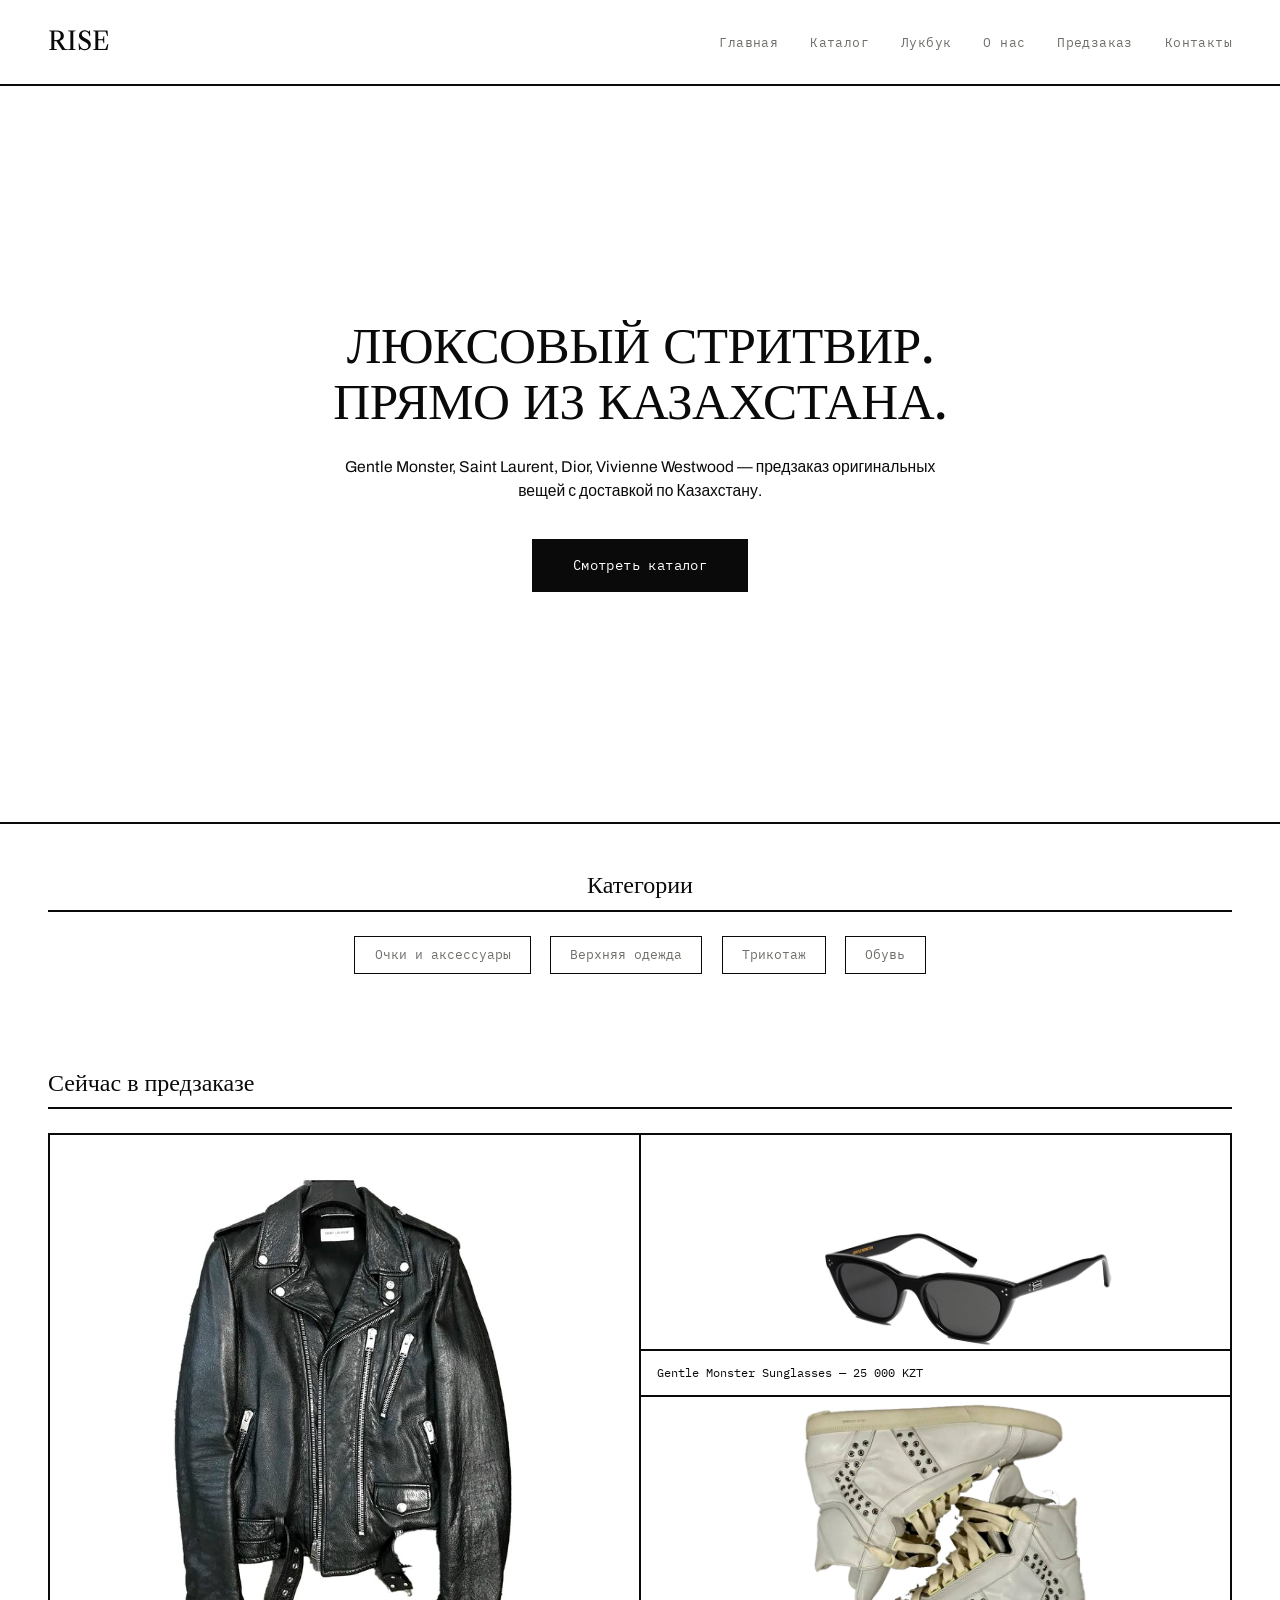
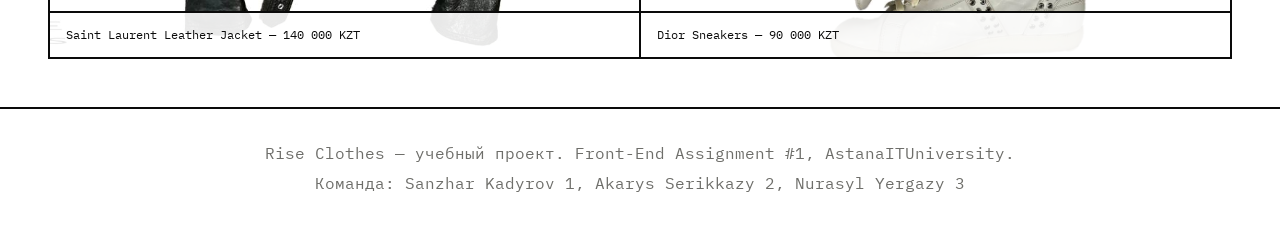
<file: index.html>
<!DOCTYPE html>
<html lang="ru">
<head>
    <meta charset="UTF-8">
    <meta name="viewport" content="width=device-width, initial-scale=1.0">
    <title>Rise Clothes — Preorder Luxury Streetwear</title>
    <link rel="preconnect" href="https://fonts.googleapis.com">
    <link rel="preconnect" href="https://fonts.gstatic.com" crossorigin>
    <link href="https://fonts.googleapis.com/css2?family=Archivo:wght@400;500;600&family=IBM+Plex+Mono:wght@400;500;600&family=Libre+Caslon+Text:ital,wght@0,400;0,700;1,400&display=swap" rel="stylesheet">
    <link rel="stylesheet" href="css/style.css">
</head>

<body>

    <header>
        <nav class="nav-menu">
            <a href="index.html" class="logo">RISE</a>
            <ul>
                <li><a href="index.html">Главная</a></li>
                <li><a href="catalog.html">Каталог</a></li>
                <li><a href="lookbook.html">Лукбук</a></li>
                <li><a href="about.html">О нас</a></li>
                <li><a href="sizing.html">Предзаказ</a></li>
                <li><a href="contact.html">Контакты</a></li>
            </ul>
        </nav>
    </header>

    <main>

        <section class="hero-slideshow">
            <img src="images/product2.jpg" alt="Saint Laurent кожаная куртка">
            <img src="images/product3.jpg" alt="Dior кроссовки">
            <img src="images/product1.jpg" alt="Gentle Monster солнцезащитные очки">
            <div class="hero-content">
                <h1>Люксовый стритвир.<br>Прямо из Казахстана.</h1>
                <p>Gentle Monster, Saint Laurent, Dior, Vivienne Westwood — предзаказ оригинальных вещей с доставкой по Казахстану.</p>
                <a href="catalog.html" class="btn">Смотреть каталог</a>
            </div>
        </section>

        <section class="categories">
            <h2>Категории</h2>
            <ul class="category-list">
                <li>Очки и аксессуары</li>
                <li>Верхняя одежда</li>
                <li>Трикотаж</li>
                <li>Обувь</li>
            </ul>
        </section>

        <section class="featured">
            <h2>Сейчас в предзаказе</h2>
            <div class="masonry-grid">
                <a href="catalog.html" class="masonry-item masonry-large">
                    <img src="images/product2.jpg" alt="Saint Laurent кожаная куртка">
                    <span class="caption">Saint Laurent Leather Jacket — 140 000 KZT</span>
                </a>
                <a href="catalog.html" class="masonry-item">
                    <img src="images/product1.jpg" alt="Gentle Monster солнцезащитные очки">
                    <span class="caption">Gentle Monster Sunglasses — 25 000 KZT</span>
                </a>
                <a href="catalog.html" class="masonry-item">
                    <img src="images/product3.jpg" alt="Dior кроссовки">
                    <span class="caption">Dior Sneakers — 90 000 KZT</span>
                </a>
            </div>
        </section>

    </main>

    <footer>
        <p>Rise Clothes — учебный проект. Front-End Assignment #1, AstanaITUniversity.</p>
        <p>Команда: Sanzhar Kadyrov 1, Akarys Serikkazy 2, Nurasyl Yergazy 3</p>
    </footer>

</body>
</html>
</file>
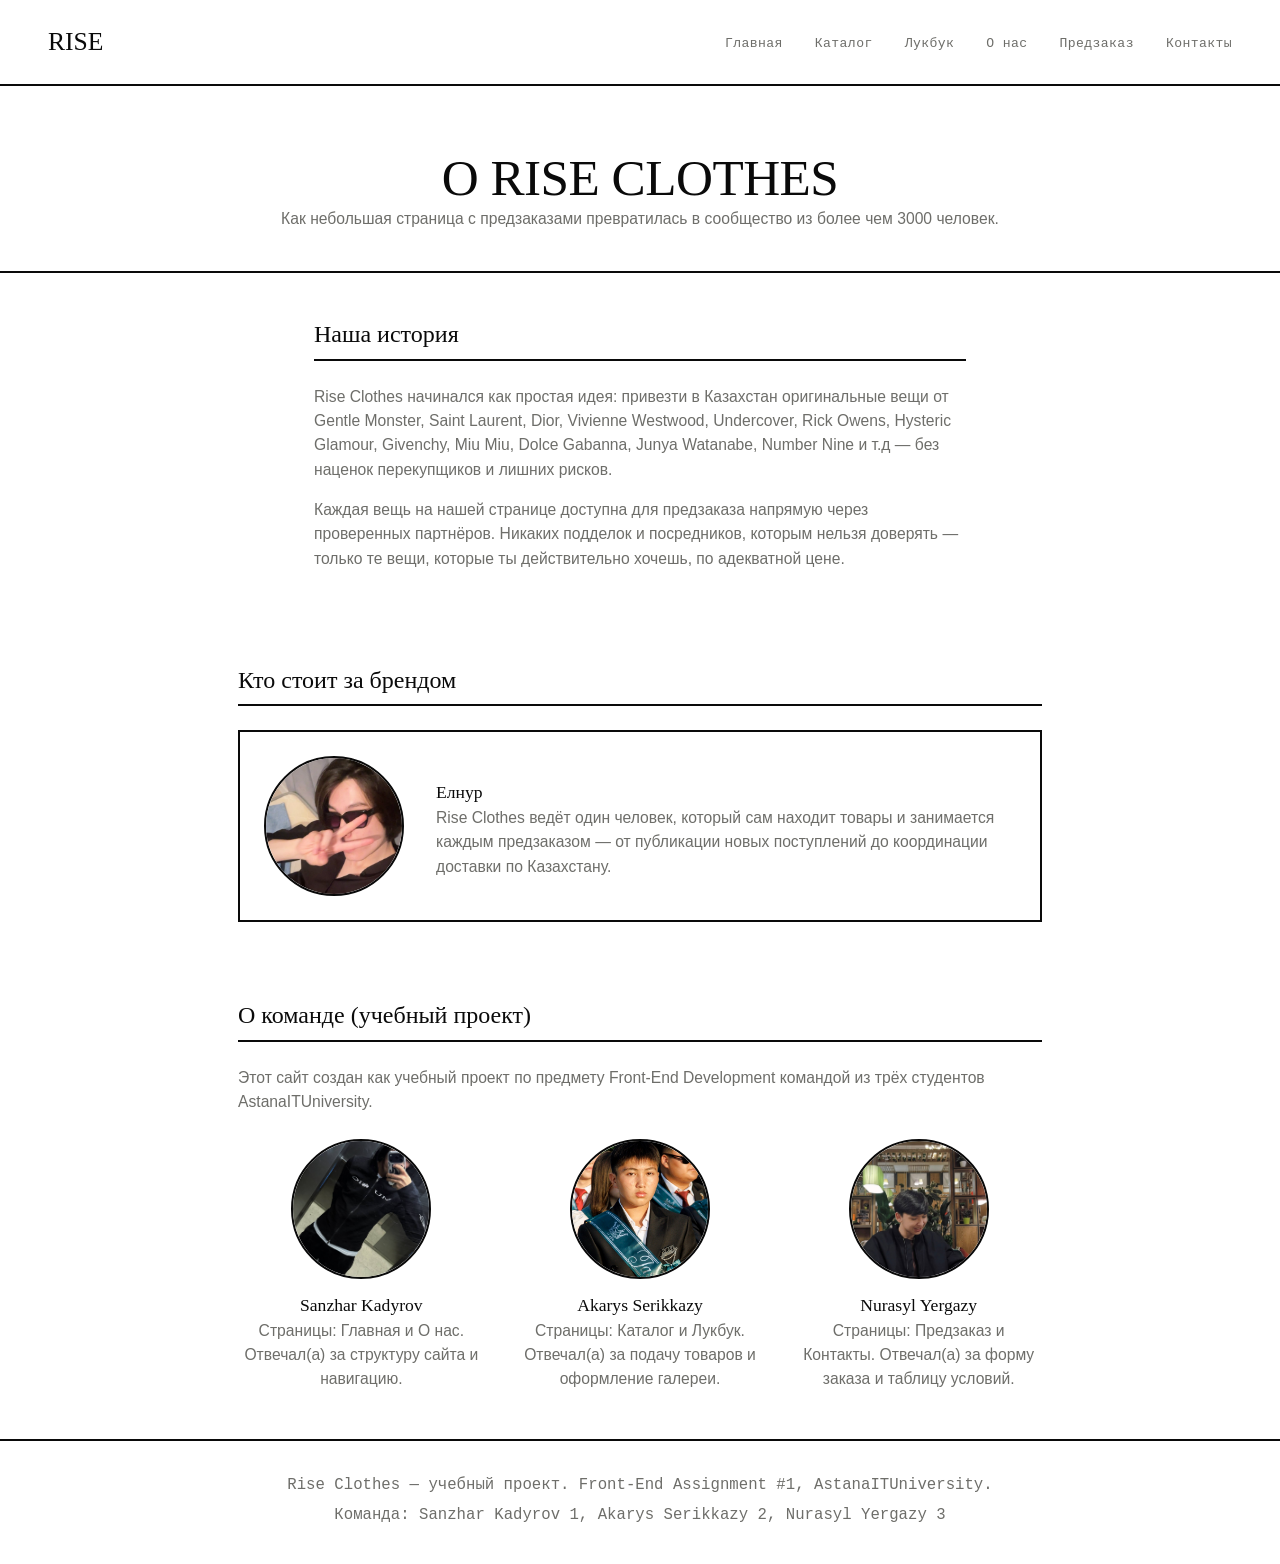
<file: about.html>
<!DOCTYPE html>
<html lang="en">
<head>
    <meta charset="UTF-8">
    <meta name="viewport" content="width=device-width, initial-scale=1.0">
    <title>About — Rise Clothes</title>
    <link rel="stylesheet" href="css/style.css">
</head>
 
<body>

    <header>
        <nav class ="nav-menu">
            <a href="index.html" class="logo">RISE</a>
            <ul>
                <li><a href="index.html">Главная</a></li>
                <li><a href="about.html">Каталог</a></li>
                <li><a href="products.html">Лукбук</a></li>
                <li><a href="contact.html">О нас</a></li>
                <li><a href="contact.html">Предзаказ</a></li>
                <li><a href="contact.html">Контакты</a></li>
            </ul>
        </nav>
    </header>

    <main>

        <section class="page-header">
            <h1>О Rise Clothes</h1>
            <p>Как небольшая страница с предзаказами превратилась в сообщество из более чем 3000 
                человек. 
        </p>
        </section>

        <section class="story">
            <h2>Наша история</h2>
            <p>Rise Clothes начинался как простая идея: привезти в Казахстан оригинальные вещи от 
                Gentle Monster, Saint Laurent, Dior, Vivienne Westwood, Undercover, Rick Owens, Hysteric Glamour,
                Givenchy, Miu Miu, Dolce Gabanna, Junya Watanabe, Number Nine и т.д — без наценок перекупщиков и лишних рисков.</p>
            <p>Каждая вещь на нашей странице доступна для предзаказа напрямую через проверенных 
                партнёров. Никаких подделок и посредников, которым нельзя доверять — только те вещи, 
                которые ты действительно хочешь, по адекватной цене.</p>
        </section>

        <section class="founder">
            <h2>Кто стоит за брендом</h2>
            <div class="founder-card">
                <img src="images/foudner.png" alt="Основатель Rise Clothes" class="team-photo">
                <div>
                    <h3>Елнур</h3>
                    <p>Rise Clothes ведёт один человек, который сам находит товары и занимается каждым предзаказом — от публикации новых поступлений до координации доставки по Казахстану.</p>
                </div>
            </div>
        </section>

        <section class="team">
             <h2>О команде (учебный проект)</h2>
            <p>Этот сайт создан как учебный проект по предмету Front-End Development командой из трёх студентов AstanaITUniversity.</p>
            <div class="team-grid">
                <div class="team-member">
                    <img src="images/team-1.jpg" alt="Участник команды 1" class="team-photo">
                    <h3>Sanzhar Kadyrov</h3>
                    <p>Страницы: Главная и О нас. Отвечал(а) за структуру сайта и навигацию.</p>
                </div>
                <div class="team-member">
                    <img src="images/team-2.jpg" alt="Участник команды 2" class="team-photo">
                    <h3>Akarys Serikkazy</h3>
                    <p>Страницы: Каталог и Лукбук. Отвечал(а) за подачу товаров и оформление галереи.</p>
                </div>
                <div class="team-member">
                    <img src="images/team-3.jpg" alt="Участник команды 3" class="team-photo">
                    <h3>Nurasyl Yergazy</h3>
                    <p>Страницы: Предзаказ и Контакты. Отвечал(а) за форму заказа и таблицу условий.</p>
                </div>
            </div>
        </section>

    </main>

    <footer>
        <p>Rise Clothes — учебный проект. Front-End Assignment #1, AstanaITUniversity.</p>
        <p>Команда: Sanzhar Kadyrov 1, Akarys Serikkazy 2, Nurasyl Yergazy 3</p>
    </footer>

</body>
</html>
</file>
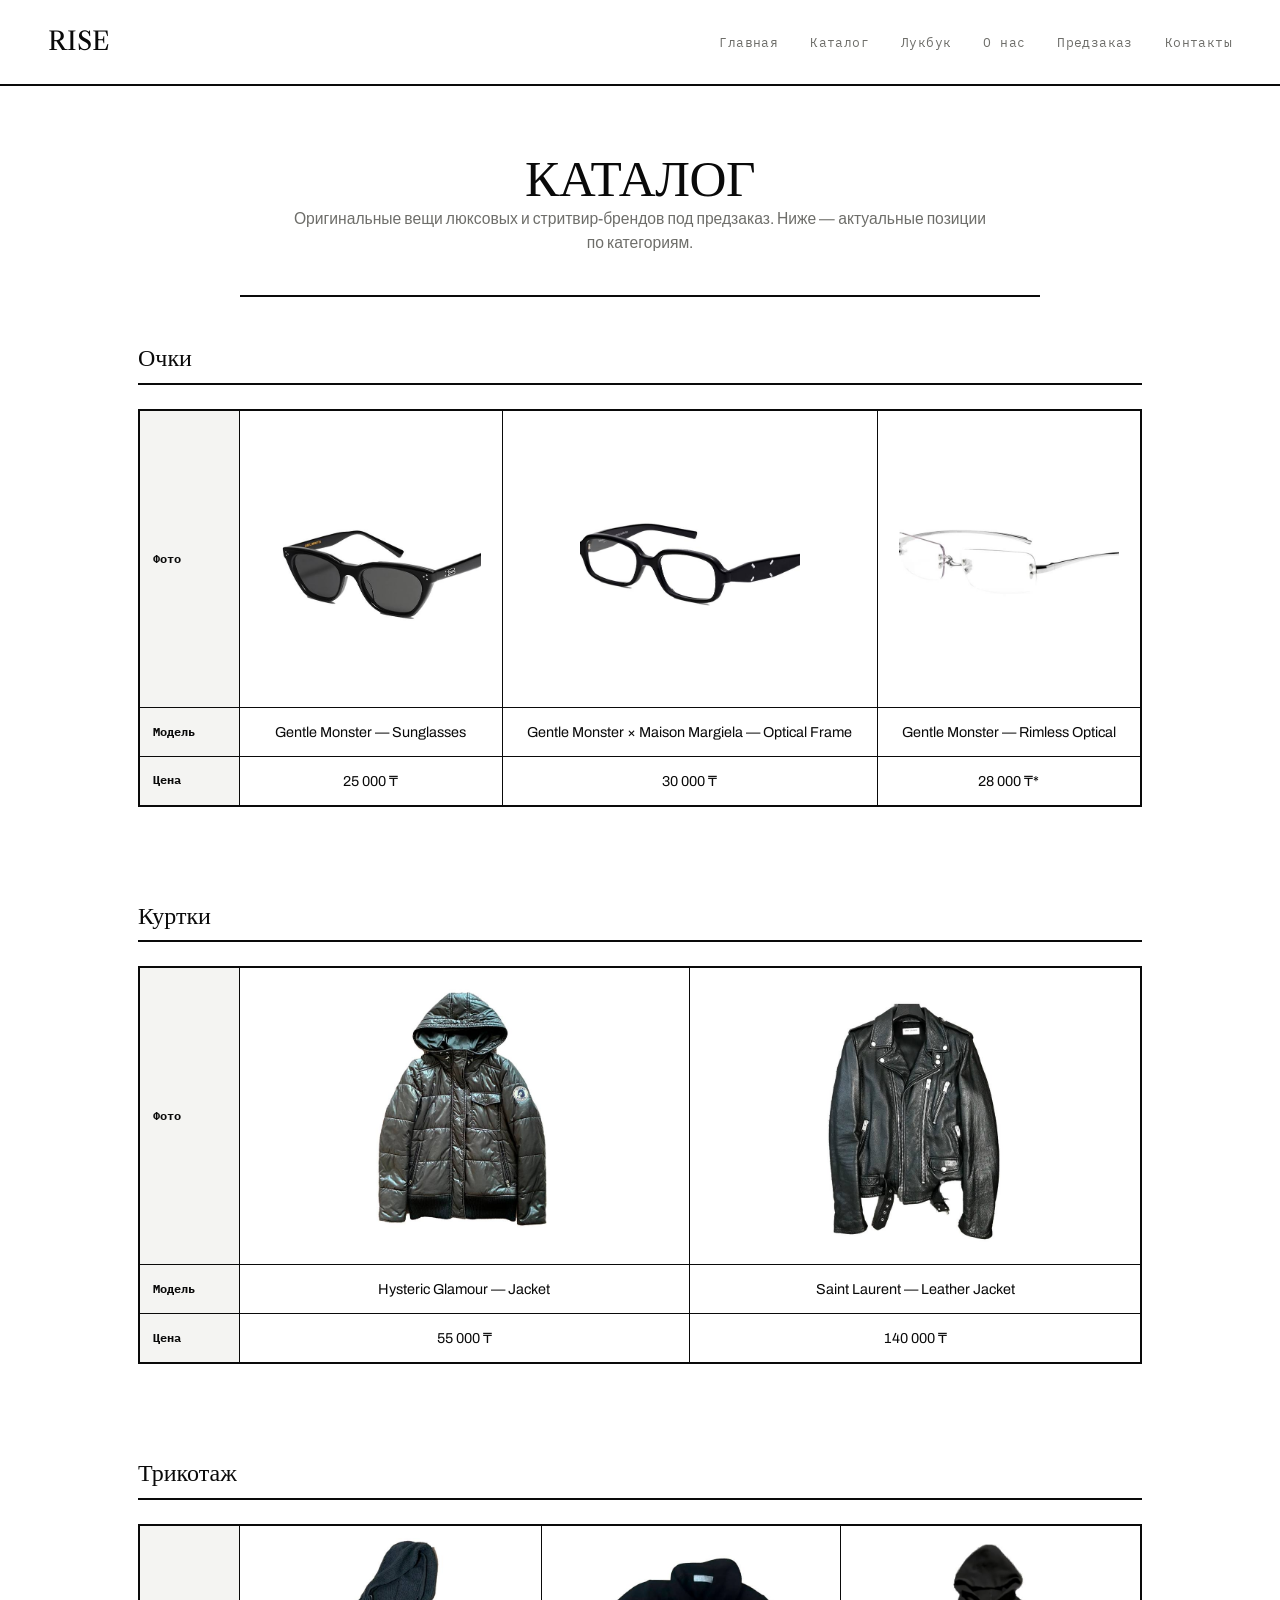
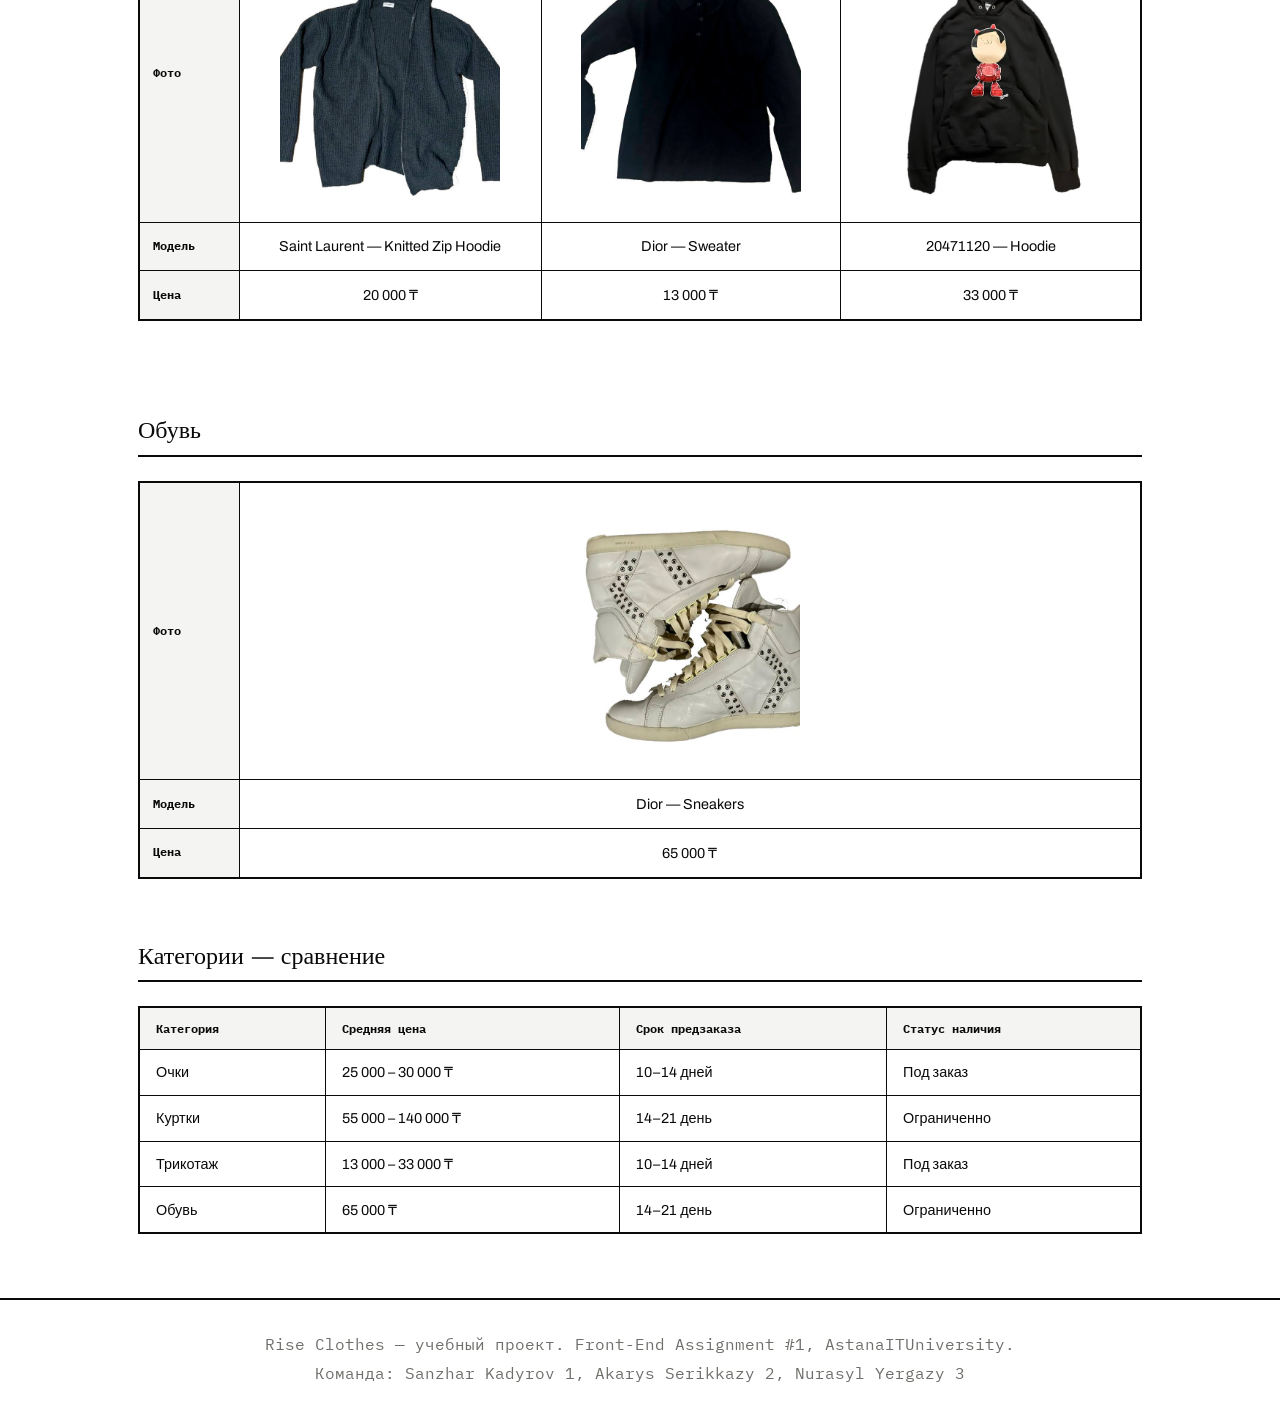
<file: catalog.html>
<!DOCTYPE html>
<html lang="ru">
<head>
    <meta charset="UTF-8">
    <meta name="viewport" content="width=device-width, initial-scale=1.0">
    <title>Каталог — Rise Clothes</title>
    <link rel="preconnect" href="https://fonts.googleapis.com">
    <link rel="preconnect" href="https://fonts.gstatic.com" crossorigin>
    <link href="https://fonts.googleapis.com/css2?family=Archivo:wght@400;500;600&family=IBM+Plex+Mono:wght@400;500;600&family=Libre+Caslon+Text:ital,wght@0,400;0,700;1,400&display=swap" rel="stylesheet">
    <link rel="stylesheet" href="css/style.css">
</head>

<body>

    <header>
        <nav class="nav-menu">
            <a href="index.html" class="logo">RISE</a>
            <ul>
                <li><a href="index.html">Главная</a></li>
                <li><a href="catalog.html">Каталог</a></li>
                <li><a href="lookbook.html">Лукбук</a></li>
                <li><a href="about.html">О нас</a></li>
                <li><a href="sizing.html">Предзаказ</a></li>
                <li><a href="contact.html">Контакты</a></li>
            </ul>
        </nav>
    </header>

    <main>

        <section class="page-intro">
            <h1>Каталог</h1>
            <p>Оригинальные вещи люксовых и стритвир-брендов под предзаказ. Ниже — актуальные позиции по категориям.</p>
        </section>

        <section class="category" id="glasses">
            <h2>Очки</h2>
            <table class="product-table">
                <tr>
                    <th scope="row">Фото</th>
                    <td class="img-cell"><img src="images/product1.jpg" alt="Gentle Monster Sunglasses"></td>
                    <td class="img-cell"><img src="images/product4.jpg" alt="Gentle Monster x Maison Margiela Optical Frame"></td>
                    <td class="img-cell"><img src="images/product5.jpg" alt="Gentle Monster Rimless Optical"></td>
                </tr>
                <tr>
                    <th scope="row">Модель</th>
                    <td>Gentle Monster — Sunglasses</td>
                    <td>Gentle Monster × Maison Margiela — Optical Frame</td>
                    <td>Gentle Monster — Rimless Optical</td>
                </tr>
                <tr>
                    <th scope="row">Цена</th>
                    <td>25 000 ₸</td>
                    <td>30 000 ₸</td>
                    <td>28 000 ₸*</td>
                </tr>
            </table>
        </section>

        <section class="category" id="jackets">
            <h2>Куртки</h2>
            <table class="product-table">
                <tr>
                    <th scope="row">Фото</th>
                    <td class="img-cell"><img src="images/product6.jpg" alt="Hysteric Glamour Jacket"></td>
                    <td class="img-cell"><img src="images/product2.jpg" alt="Saint Laurent Leather Jacket"></td>
                </tr>
                <tr>
                    <th scope="row">Модель</th>
                    <td>Hysteric Glamour — Jacket</td>
                    <td>Saint Laurent — Leather Jacket</td>
                </tr>
                <tr>
                    <th scope="row">Цена</th>
                    <td>55 000 ₸</td>
                    <td>140 000 ₸</td>
                </tr>
            </table>
        </section>

        <section class="category" id="knitwear">
            <h2>Трикотаж</h2>
            <table class="product-table">
                <tr>
                    <th scope="row">Фото</th>
                    <td class="img-cell"><img src="images/product7.jpg" alt="Saint Laurent Knitted Zip Hoodie"></td>
                    <td class="img-cell"><img src="images/product8.jpg" alt="Dior Sweater"></td>
                    <td class="img-cell"><img src="images/product9.jpg" alt="20471120 Hoodie"></td>
                </tr>
                <tr>
                    <th scope="row">Модель</th>
                    <td>Saint Laurent — Knitted Zip Hoodie</td>
                    <td>Dior — Sweater</td>
                    <td>20471120 — Hoodie</td>
                </tr>
                <tr>
                    <th scope="row">Цена</th>
                    <td>20 000 ₸</td>
                    <td>13 000 ₸</td>
                    <td>33 000 ₸</td>
                </tr>
            </table>
        </section>

        <section class="category" id="shoes">
            <h2>Обувь</h2>
            <table class="product-table">
                <tr>
                    <th scope="row">Фото</th>
                    <td class="img-cell"><img src="images/product3.jpg" alt="Высокие кроссовки Dior с металлическими люверсами"></td>
                </tr>
                <tr>
                    <th scope="row">Модель</th>
                    <td>Dior — Sneakers</td>
                </tr>
                <tr>
                    <th scope="row">Цена</th>
                    <td>65 000 ₸</td>
                </tr>
            </table>
        </section>

        <section class="compare">
            <h2>Категории — сравнение</h2>
            <table>
                <thead>
                    <tr>
                        <th>Категория</th>
                        <th>Средняя цена</th>
                        <th>Срок предзаказа</th>
                        <th>Статус наличия</th>
                    </tr>
                </thead>
                <tbody>
                    <tr>
                        <td>Очки</td>
                        <td>25 000 – 30 000 ₸</td>
                        <td>10–14 дней</td>
                        <td>Под заказ</td>
                    </tr>
                    <tr>
                        <td>Куртки</td>
                        <td>55 000 – 140 000 ₸</td>
                        <td>14–21 день</td>
                        <td>Ограниченно</td>
                    </tr>
                    <tr>
                        <td>Трикотаж</td>
                        <td>13 000 – 33 000 ₸</td>
                        <td>10–14 дней</td>
                        <td>Под заказ</td>
                    </tr>
                    <tr>
                        <td>Обувь</td>
                        <td>65 000 ₸</td>
                        <td>14–21 день</td>
                        <td>Ограниченно</td>
                    </tr>
                </tbody>
            </table>
        </section>

    </main>

    <footer>
        <p>Rise Clothes — учебный проект. Front-End Assignment #1, AstanaITUniversity.</p>
        <p>Команда: Sanzhar Kadyrov 1, Akarys Serikkazy 2, Nurasyl Yergazy 3</p>
    </footer>

</body>
</html>
</file>
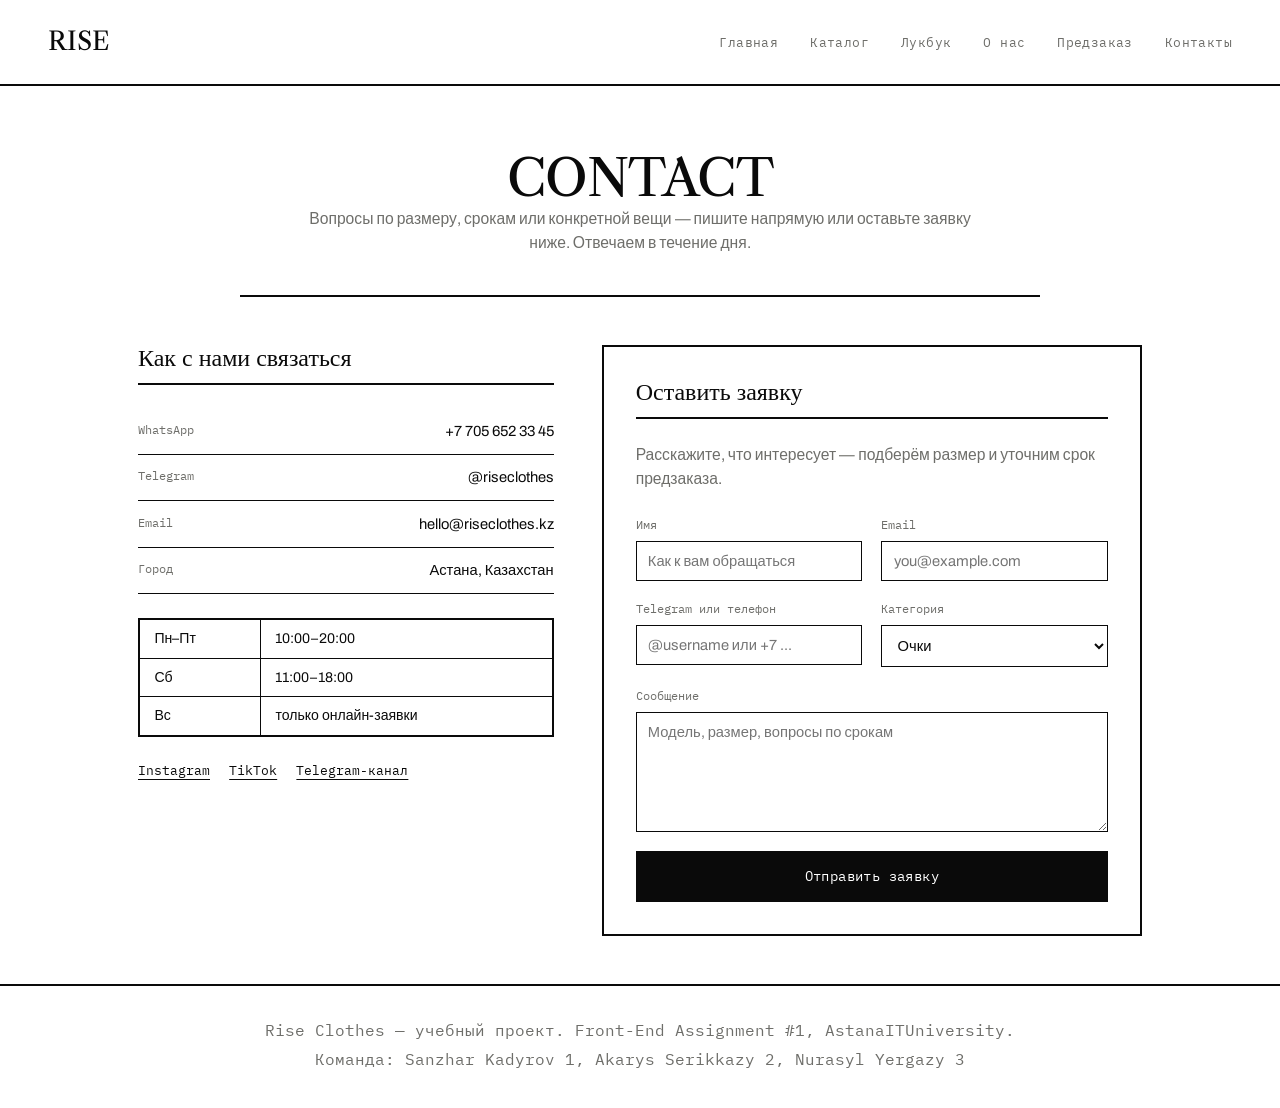
<file: contact.html>
<!DOCTYPE html>
<html lang="ru">
<head>
    <meta charset="UTF-8">
    <meta name="viewport" content="width=device-width, initial-scale=1.0">
    <title>Contact — Rise Clothes</title>
    <link rel="preconnect" href="https://fonts.googleapis.com">
    <link rel="preconnect" href="https://fonts.gstatic.com" crossorigin>
    <link href="https://fonts.googleapis.com/css2?family=Archivo:wght@400;500;600&family=IBM+Plex+Mono:wght@400;500;600&family=Libre+Caslon+Text:ital,wght@0,400;0,700;1,400&display=swap" rel="stylesheet">
    <link rel="stylesheet" href="css/style.css">
</head>

<body>

    <header>
        <nav class="nav-menu">
            <a href="index.html" class="logo">RISE</a>
            <ul>
                <li><a href="index.html">Главная</a></li>
                <li><a href="catalog.html">Каталог</a></li>
                <li><a href="lookbook.html">Лукбук</a></li>
                <li><a href="about.html">О нас</a></li>
                <li><a href="sizing.html">Предзаказ</a></li>
                <li><a href="contact.html">Контакты</a></li>
            </ul>
        </nav>
    </header>

    <main>

        <section class="page-intro">
            <h1>Contact</h1>
            <p>Вопросы по размеру, срокам или конкретной вещи — пишите напрямую или оставьте заявку ниже. Отвечаем в течение дня.</p>
        </section>

        <section class="contact-grid">

            <div class="contact-info">
                <h2>Как с нами связаться</h2>
                <ul class="contact-list">
                    <li>
                        <span class="label">WhatsApp</span>
                        <a class="value" href="https://wa.me/+77056523345">+7 705 652 33 45</a>
                    </li>
                    <li>
                        <span class="label">Telegram</span>
                        <a class="value" href="https://t.me/riseclothes">@riseclothes</a>
                    </li>
                    <li>
                        <span class="label">Email</span>
                        <a class="value" href="mailto:hello@riseclothes.kz">hello@riseclothes.kz</a>
                    </li>
                    <li>
                        <span class="label">Город</span>
                        <span class="value">Астана, Казахстан</span>
                    </li>
                </ul>

                <table class="hours-table">
                    <tr><td>Пн–Пт</td><td>10:00–20:00</td></tr>
                    <tr><td>Сб</td><td>11:00–18:00</td></tr>
                    <tr><td>Вс</td><td>только онлайн-заявки</td></tr>
                </table>

                <div class="socials">
                    <a href="#">Instagram</a>
                    <a href="#">TikTok</a>
                    <a href="#">Telegram-канал</a>
                </div>
            </div>

            <form class="contact-form" action="#" method="post">
                <h2>Оставить заявку</h2>
                <p>Расскажите, что интересует — подберём размер и уточним срок предзаказа.</p>

                <div class="form-row">
                    <div class="form-field">
                        <label for="name">Имя</label>
                        <input type="text" id="name" name="name" placeholder="Как к вам обращаться" required>
                    </div>
                    <div class="form-field">
                        <label for="email">Email</label>
                        <input type="email" id="email" name="email" placeholder="you@example.com" required>
                    </div>
                </div>

                <div class="form-row">
                    <div class="form-field">
                        <label for="contact">Telegram или телефон</label>
                        <input type="text" id="contact" name="contact" placeholder="@username или +7 ...">
                    </div>
                    <div class="form-field">
                        <label for="category">Категория</label>
                        <select id="category" name="category">
                            <option value="glasses">Очки</option>
                            <option value="jackets">Куртки</option>
                            <option value="knitwear">Трикотаж</option>
                            <option value="shoes">Обувь</option>
                            <option value="other">Другое</option>
                        </select>
                    </div>
                </div>

                <div class="form-field">
                    <label for="message">Сообщение</label>
                    <textarea id="message" name="message" placeholder="Модель, размер, вопросы по срокам"></textarea>
                </div>

                <button type="submit" class="btn">Отправить заявку</button>
            </form>

        </section>

    </main>

    <footer>
        <p>Rise Clothes — учебный проект. Front-End Assignment #1, AstanaITUniversity.</p>
        <p>Команда: Sanzhar Kadyrov 1, Akarys Serikkazy 2, Nurasyl Yergazy 3</p>
    </footer>

</body>
</html>
</file>
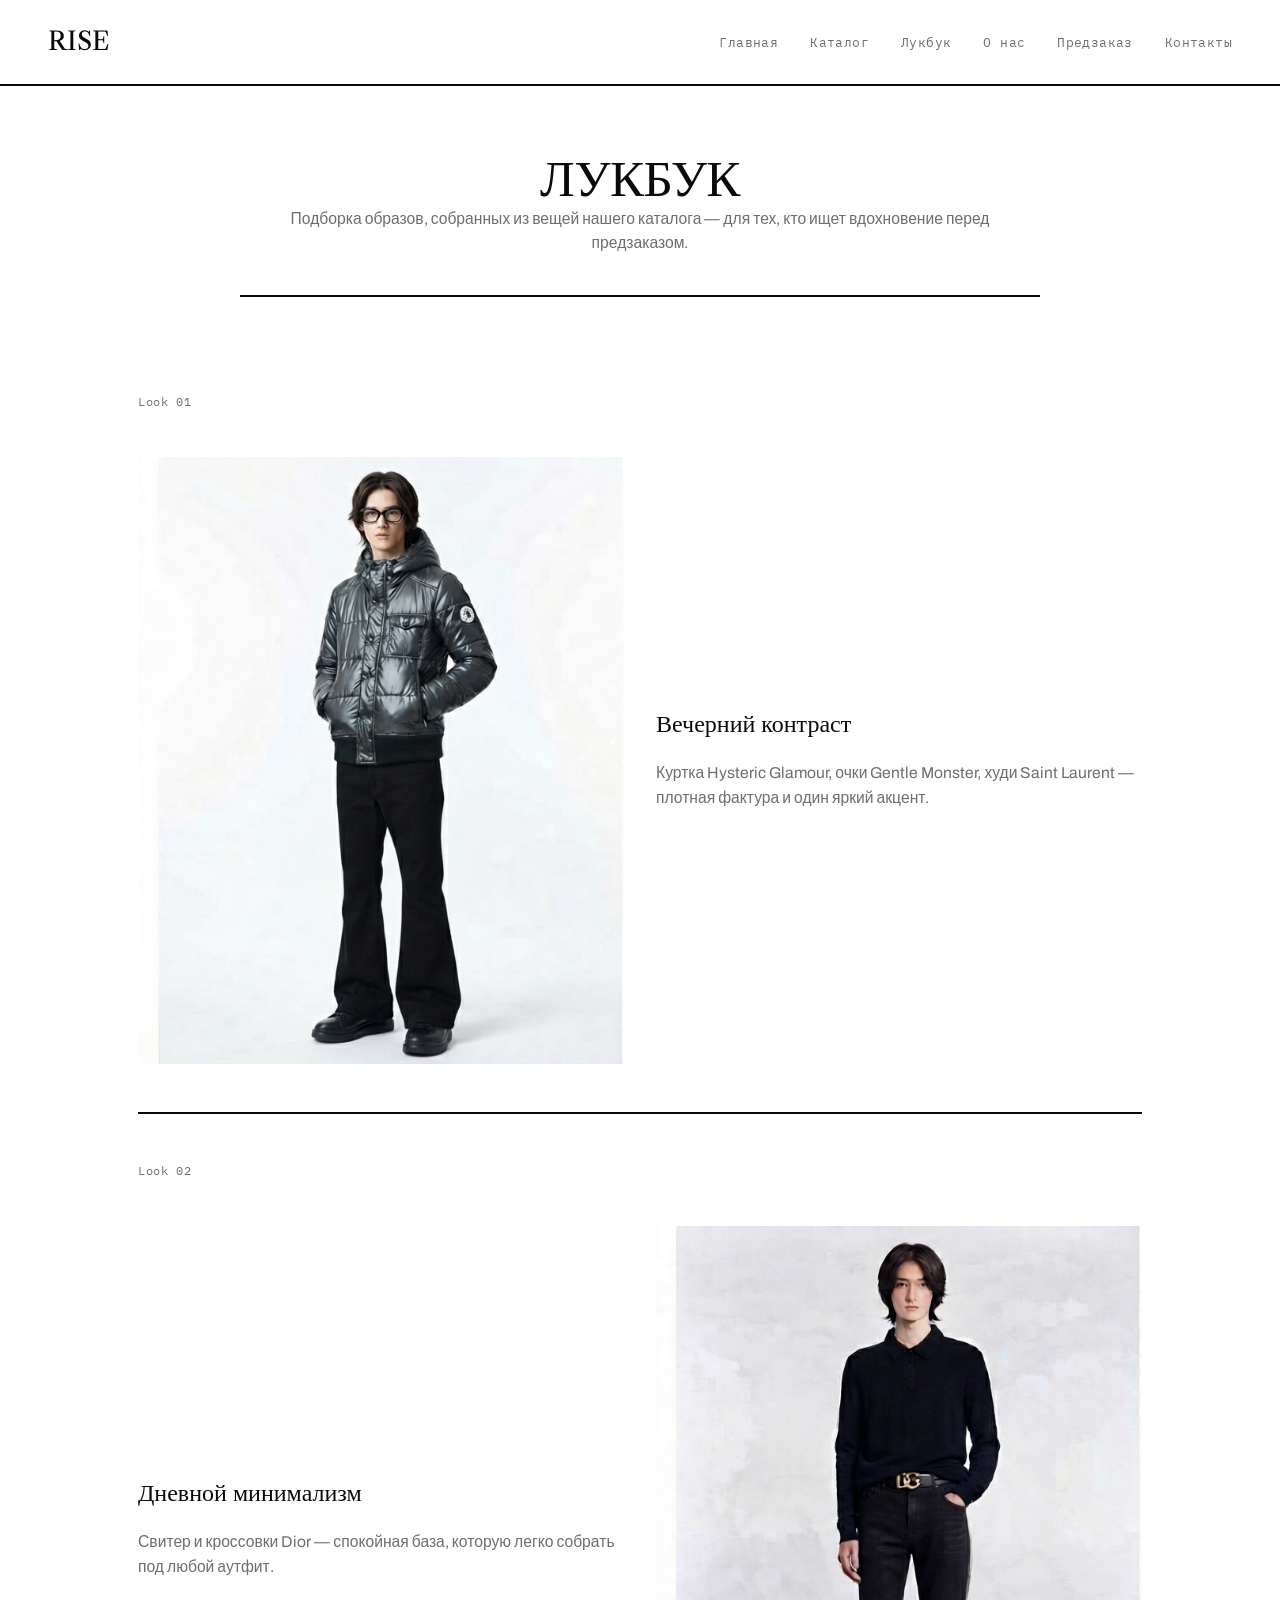
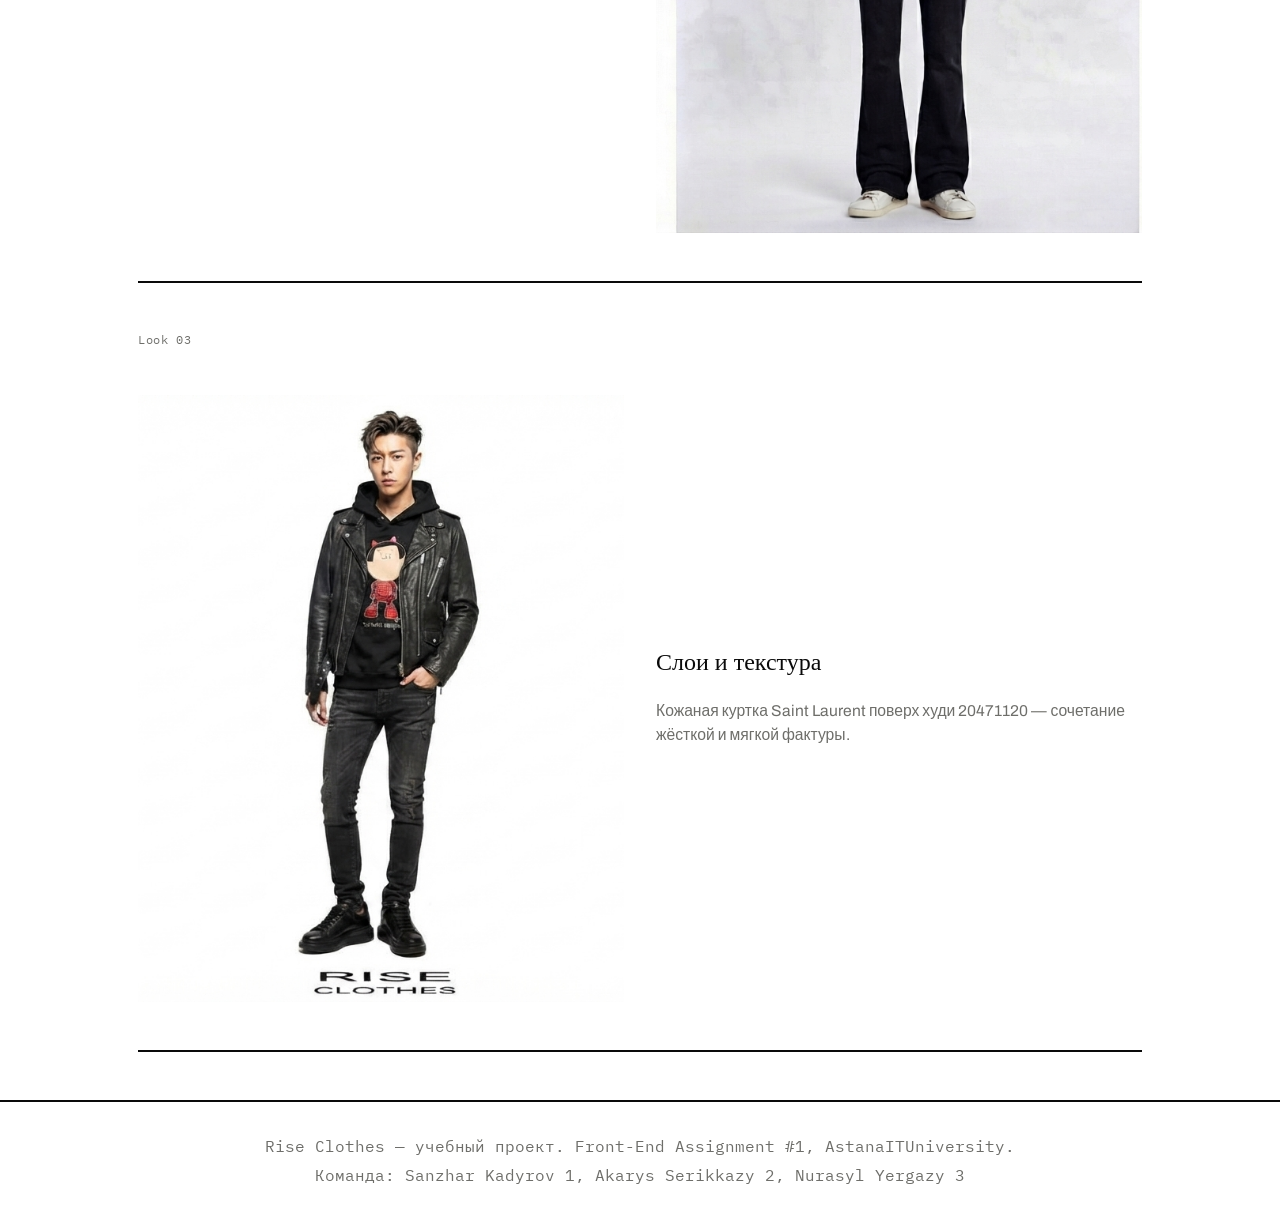
<file: lookbook.html>
<!DOCTYPE html>
<html lang="ru">
<head>
    <meta charset="UTF-8">
    <meta name="viewport" content="width=device-width, initial-scale=1.0">
    <title>Лукбук — Rise Clothes</title>
    <link rel="preconnect" href="https://fonts.googleapis.com">
    <link rel="preconnect" href="https://fonts.gstatic.com" crossorigin>
    <link href="https://fonts.googleapis.com/css2?family=Archivo:wght@400;500;600&family=IBM+Plex+Mono:wght@400;500;600&family=Libre+Caslon+Text:ital,wght@0,400;0,700;1,400&display=swap" rel="stylesheet">
    <link rel="stylesheet" href="css/style.css">
</head>
<body>

    <header>
        <nav class="nav-menu">
            <a href="index.html" class="logo">RISE</a>
            <ul>
                <li><a href="index.html">Главная</a></li>
                <li><a href="catalog.html">Каталог</a></li>
                <li><a href="lookbook.html">Лукбук</a></li>
                <li><a href="about.html">О нас</a></li>
                <li><a href="sizing.html">Предзаказ</a></li>
                <li><a href="contact.html">Контакты</a></li>
            </ul>
        </nav>
    </header>

    <main>

        <section class="page-intro">
            <h1>Лукбук</h1>
            <p>Подборка образов, собранных из вещей нашего каталога — для тех, кто ищет вдохновение перед предзаказом.</p>
        </section>

        <section class="lookbook">

            <article class="look">
                <span class="look-number">Look 01</span>
                <img src="images/look1.jpg" alt="Образ с курткой Hysteric Glamour и очками Gentle Monster" class="look-img">
                <div class="look-caption">
                    <h2>Вечерний контраст</h2>
                    <p>Куртка Hysteric Glamour, очки Gentle Monster, худи Saint Laurent — плотная фактура и один яркий акцент.</p>
                </div>
            </article>

            <article class="look reverse">
                <span class="look-number">Look 02</span>
                <img src="images/look2.jpg" alt="Образ с кроссовками Dior и свитером Dior" class="look-img">
                <div class="look-caption">
                    <h2>Дневной минимализм</h2>
                    <p>Свитер и кроссовки Dior — спокойная база, которую легко собрать под любой аутфит.</p>
                </div>
            </article>

            <article class="look">
                <span class="look-number">Look 03</span>
                <img src="images/look4.jpg" alt="Образ с курткой Saint Laurent и худи 20471120" class="look-img">
                <div class="look-caption">
                    <h2>Слои и текстура</h2>
                    <p>Кожаная куртка Saint Laurent поверх худи 20471120 — сочетание жёсткой и мягкой фактуры.</p>
                </div>
            </article>

        </section>

    </main>

    <footer>
        <p>Rise Clothes — учебный проект. Front-End Assignment #1, AstanaITUniversity.</p>
        <p>Команда: Sanzhar Kadyrov 1, Akarys Serikkazy 2, Nurasyl Yergazy 3</p>
    </footer>

</body>
</html>
</file>
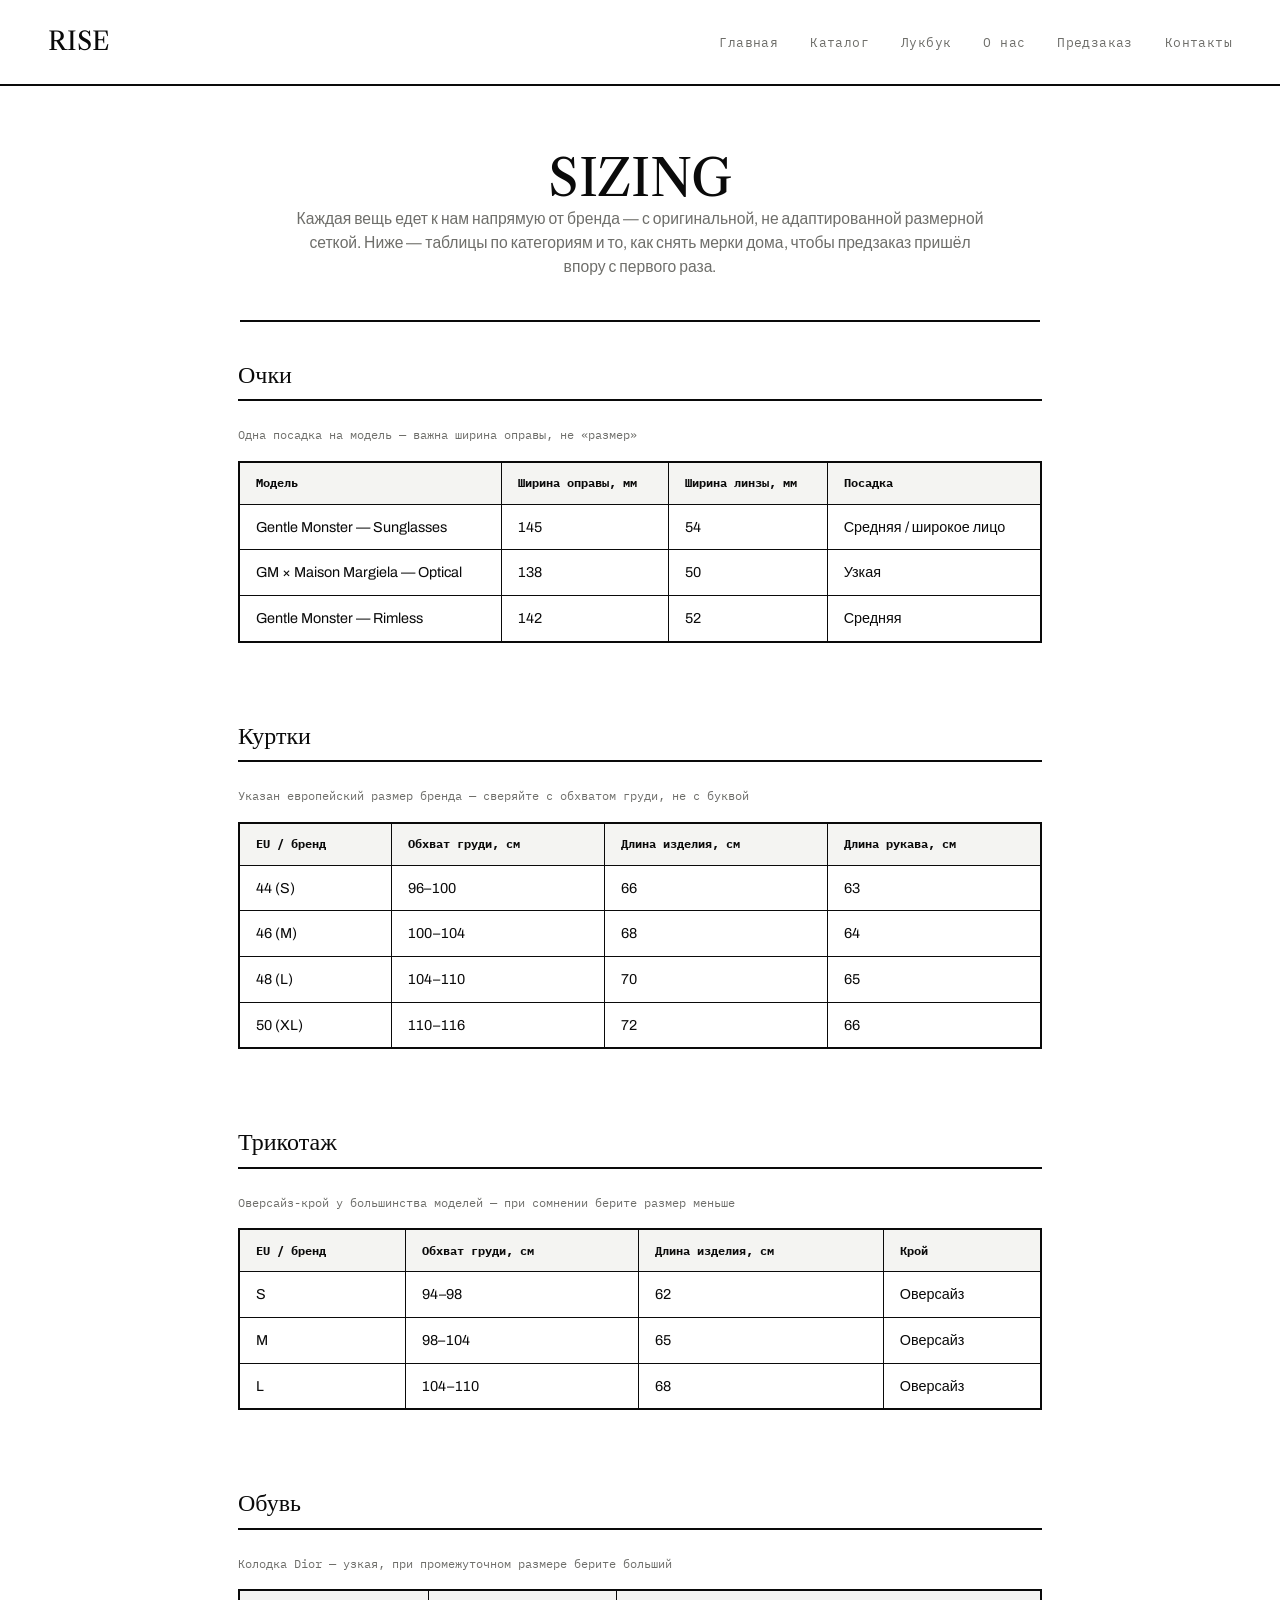
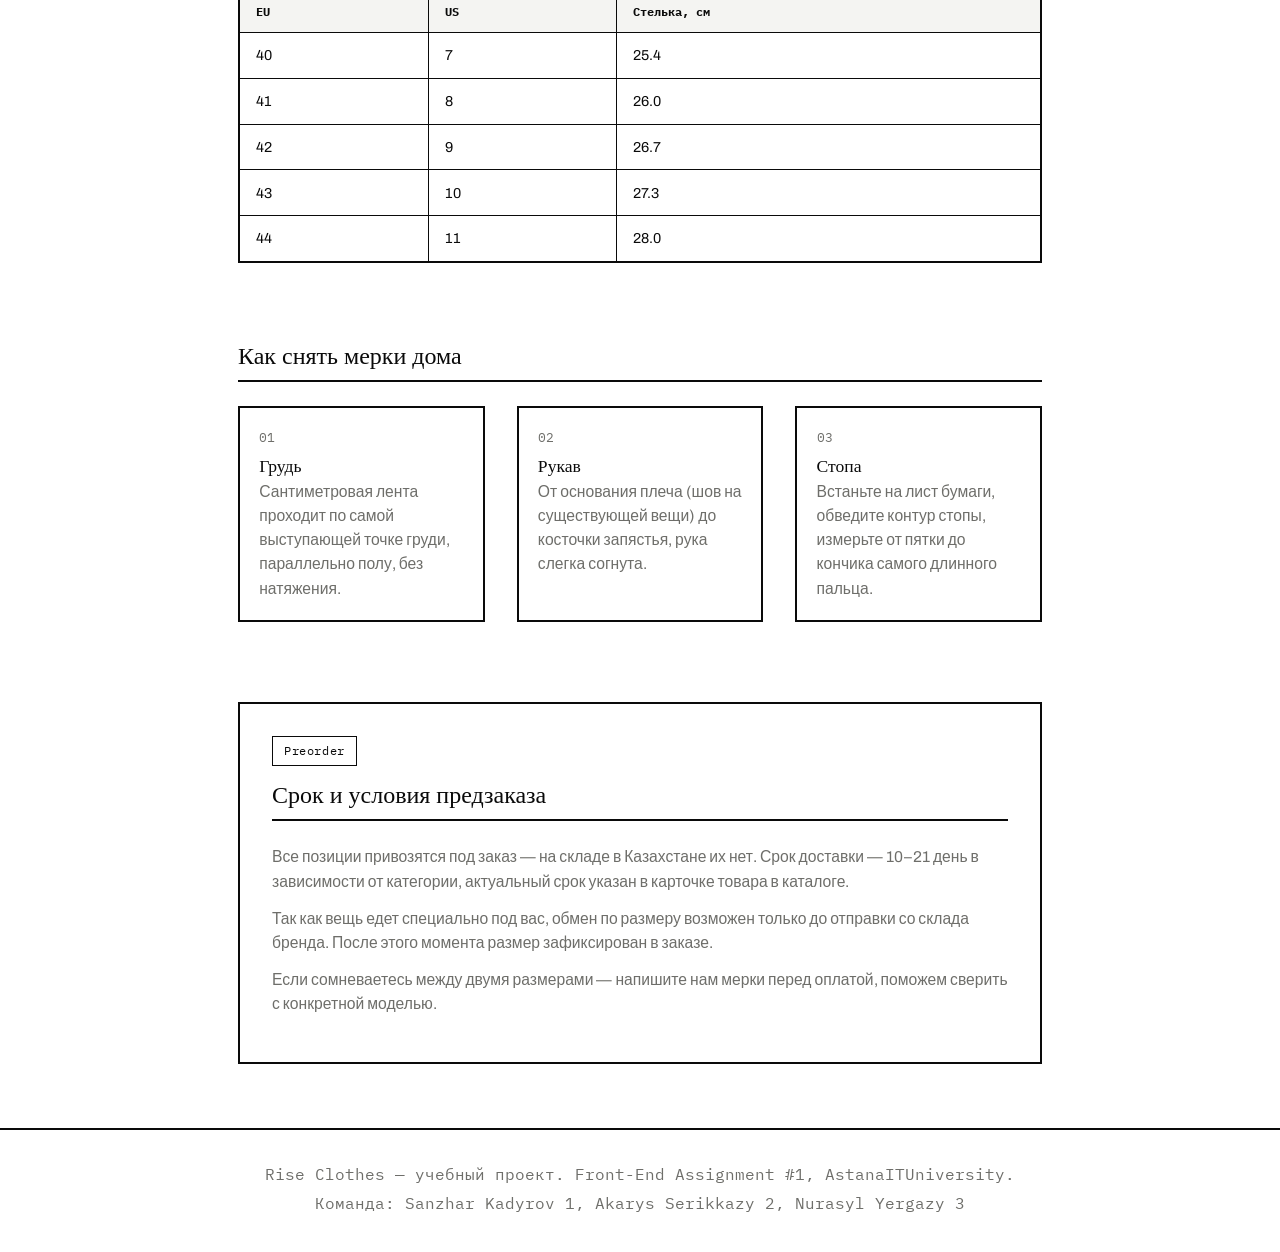
<file: sizing.html>
<!DOCTYPE html>
<html lang="ru">
<head>
    <meta charset="UTF-8">
    <meta name="viewport" content="width=device-width, initial-scale=1.0">
    <title>Sizing — Rise Clothes</title>
    <link rel="preconnect" href="https://fonts.googleapis.com">
    <link rel="preconnect" href="https://fonts.gstatic.com" crossorigin>
    <link href="https://fonts.googleapis.com/css2?family=Archivo:wght@400;500;600&family=IBM+Plex+Mono:wght@400;500;600&family=Libre+Caslon+Text:ital,wght@0,400;0,700;1,400&display=swap" rel="stylesheet">
    <link rel="stylesheet" href="css/style.css">
</head>

<body>

    <header>
        <nav class="nav-menu">
            <a href="index.html" class="logo">RISE</a>
            <ul>
                <li><a href="index.html">Главная</a></li>
                <li><a href="catalog.html">Каталог</a></li>
                <li><a href="lookbook.html">Лукбук</a></li>
                <li><a href="about.html">О нас</a></li>
                <li><a href="sizing.html">Предзаказ</a></li>
                <li><a href="contact.html">Контакты</a></li>
            </ul>
        </nav>
    </header>

    <main>

        <section class="page-intro">
            <h1>Sizing</h1>
            <p>Каждая вещь едет к нам напрямую от бренда — с оригинальной, не адаптированной размерной сеткой. Ниже — таблицы по категориям и то, как снять мерки дома, чтобы предзаказ пришёл впору с первого раза.</p>
        </section>

        <section class="size-section" id="glasses-sizing">
            <h2>Очки</h2>
            <p class="size-note">Одна посадка на модель — важна ширина оправы, не «размер»</p>
            <div class="size-table-wrap">
                <table class="size-table">
                    <thead>
                        <tr>
                            <th>Модель</th>
                            <th>Ширина оправы, мм</th>
                            <th>Ширина линзы, мм</th>
                            <th>Посадка</th>
                        </tr>
                    </thead>
                    <tbody>
                        <tr>
                            <td>Gentle Monster — Sunglasses</td>
                            <td>145</td>
                            <td>54</td>
                            <td>Средняя / широкое лицо</td>
                        </tr>
                        <tr>
                            <td>GM × Maison Margiela — Optical</td>
                            <td>138</td>
                            <td>50</td>
                            <td>Узкая</td>
                        </tr>
                        <tr>
                            <td>Gentle Monster — Rimless</td>
                            <td>142</td>
                            <td>52</td>
                            <td>Средняя</td>
                        </tr>
                    </tbody>
                </table>
            </div>
        </section>

        <section class="size-section" id="jackets-sizing">
            <h2>Куртки</h2>
            <p class="size-note">Указан европейский размер бренда — сверяйте с обхватом груди, не с буквой</p>
            <div class="size-table-wrap">
                <table class="size-table">
                    <thead>
                        <tr>
                            <th>EU / бренд</th>
                            <th>Обхват груди, см</th>
                            <th>Длина изделия, см</th>
                            <th>Длина рукава, см</th>
                        </tr>
                    </thead>
                    <tbody>
                        <tr>
                            <td>44 (S)</td>
                            <td>96–100</td>
                            <td>66</td>
                            <td>63</td>
                        </tr>
                        <tr>
                            <td>46 (M)</td>
                            <td>100–104</td>
                            <td>68</td>
                            <td>64</td>
                        </tr>
                        <tr>
                            <td>48 (L)</td>
                            <td>104–110</td>
                            <td>70</td>
                            <td>65</td>
                        </tr>
                        <tr>
                            <td>50 (XL)</td>
                            <td>110–116</td>
                            <td>72</td>
                            <td>66</td>
                        </tr>
                    </tbody>
                </table>
            </div>
        </section>

        <section class="size-section" id="knitwear-sizing">
            <h2>Трикотаж</h2>
            <p class="size-note">Оверсайз-крой у большинства моделей — при сомнении берите размер меньше</p>
            <div class="size-table-wrap">
                <table class="size-table">
                    <thead>
                        <tr>
                            <th>EU / бренд</th>
                            <th>Обхват груди, см</th>
                            <th>Длина изделия, см</th>
                            <th>Крой</th>
                        </tr>
                    </thead>
                    <tbody>
                        <tr>
                            <td>S</td>
                            <td>94–98</td>
                            <td>62</td>
                            <td>Оверсайз</td>
                        </tr>
                        <tr>
                            <td>M</td>
                            <td>98–104</td>
                            <td>65</td>
                            <td>Оверсайз</td>
                        </tr>
                        <tr>
                            <td>L</td>
                            <td>104–110</td>
                            <td>68</td>
                            <td>Оверсайз</td>
                        </tr>
                    </tbody>
                </table>
            </div>
        </section>

        <section class="size-section" id="shoes-sizing">
            <h2>Обувь</h2>
            <p class="size-note">Колодка Dior — узкая, при промежуточном размере берите больший</p>
            <div class="size-table-wrap">
                <table class="size-table">
                    <thead>
                        <tr>
                            <th>EU</th>
                            <th>US</th>
                            <th>Стелька, см</th>
                        </tr>
                    </thead>
                    <tbody>
                        <tr><td>40</td><td>7</td><td>25.4</td></tr>
                        <tr><td>41</td><td>8</td><td>26.0</td></tr>
                        <tr><td>42</td><td>9</td><td>26.7</td></tr>
                        <tr><td>43</td><td>10</td><td>27.3</td></tr>
                        <tr><td>44</td><td>11</td><td>28.0</td></tr>
                    </tbody>
                </table>
            </div>
        </section>

        <section class="measure-steps">
            <h2>Как снять мерки дома</h2>
            <ul class="measure-list">
                <li>
                    <span class="step-num">01</span>
                    <h3>Грудь</h3>
                    <p>Сантиметровая лента проходит по самой выступающей точке груди, параллельно полу, без натяжения.</p>
                </li>
                <li>
                    <span class="step-num">02</span>
                    <h3>Рукав</h3>
                    <p>От основания плеча (шов на существующей вещи) до косточки запястья, рука слегка согнута.</p>
                </li>
                <li>
                    <span class="step-num">03</span>
                    <h3>Стопа</h3>
                    <p>Встаньте на лист бумаги, обведите контур стопы, измерьте от пятки до кончика самого длинного пальца.</p>
                </li>
            </ul>
        </section>

        <section class="declaration">
            <div class="declaration-card">
                <span class="stamp">Preorder</span>
                <h2>Срок и условия предзаказа</h2>
                <p>Все позиции привозятся под заказ — на складе в Казахстане их нет. Срок доставки — 10–21 день в зависимости от категории, актуальный срок указан в карточке товара в каталоге.</p>
                <p>Так как вещь едет специально под вас, обмен по размеру возможен только до отправки со склада бренда. После этого момента размер зафиксирован в заказе.</p>
                <p>Если сомневаетесь между двумя размерами — напишите нам мерки перед оплатой, поможем сверить с конкретной моделью.</p>
            </div>
        </section>

    </main>

    <footer>
        <p>Rise Clothes — учебный проект. Front-End Assignment #1, AstanaITUniversity.</p>
        <p>Команда: Sanzhar Kadyrov 1, Akarys Serikkazy 2, Nurasyl Yergazy 3</p>
    </footer>

</body>
</html>
</file>
<file: css/style.css>
:root {
    --bg: #FFFFFF;
    --surface: #F4F4F2;
    --text: #0A0A0A;
    --text-soft: #6E6E6A;
    --line: #0A0A0A;
}

* {
    margin: 0;
    padding: 0;
    box-sizing: border-box;
}

body {
    font-family: 'Archivo', sans-serif;
    color: var(--text);
    background-color: var(--bg);
    line-height: 1.55;
}

h1, h2, h3 {
    font-family: 'Libre Caslon Text', serif;
    font-weight: 400;
    line-height: 1.1;
}

h1 {
    font-size: 3.2rem;
    text-transform: uppercase;
    letter-spacing: -0.01em;
}

h2 {
    font-size: 1.5rem;
    margin-bottom: 1.5rem;
    padding-bottom: 0.7rem;
    border-bottom: 2px solid var(--line);
}

h3 {
    font-size: 1.1rem;
    margin: 0.6rem 0 0.2rem;
}

p {
    font-size: 0.98rem;
    color: var(--text-soft);
}

a {
    text-decoration: none;
    color: inherit;
}

ul {
    list-style: none;
}

.nav-menu {
    display: flex;
    justify-content: space-between;
    align-items: center;
    padding: 1.4rem 3rem;
    background-color: var(--bg);
    border-bottom: 2px solid var(--line);
}

.nav-menu .logo {
    font-family: 'Libre Caslon Text', serif;
    font-size: 1.6rem;
    text-transform: uppercase;
    color: var(--text);
}

.nav-menu ul {
    display: flex;
    gap: 2rem;
}

.nav-menu ul li a {
    font-family: 'IBM Plex Mono', monospace;
    color: var(--text-soft);
    font-size: 0.82rem;
    letter-spacing: 0.03em;
    transition: color 0.15s ease;
}

.nav-menu ul li a:hover {
    color: var(--text);
    text-decoration: underline;
    text-underline-offset: 4px;
}

.hero-slideshow {
    position: relative;
    height: 82vh;
    overflow: hidden;
    border-bottom: 2px solid var(--line);
}

.hero-slideshow img {
    position: absolute;
    inset: 0;
    width: 100%;
    height: 100%;
    object-fit: cover;
    filter: contrast(1.02);
    opacity: 0;
    animation: heroFade 15s infinite;
}

.hero-slideshow img:nth-child(1) { animation-delay: 0s; }
.hero-slideshow img:nth-child(2) { animation-delay: 5s; }
.hero-slideshow img:nth-child(3) { animation-delay: 10s; }

@keyframes heroFade {
    0%   { opacity: 0; }
    5%   { opacity: 1; }
    30%  { opacity: 1; }
    35%  { opacity: 0; }
    100% { opacity: 0; }
}

.hero-content {
    position: relative;
    z-index: 2;
    height: 100%;
    display: flex;
    flex-direction: column;
    justify-content: center;
    align-items: center;
    text-align: center;
    padding: 2rem;
    background-color: rgba(255, 255, 255, 0.55);
}

.hero-content h1 {
    max-width: 780px;
    color: var(--text);
}

.hero-content p {
    max-width: 600px;
    margin: 1.6rem 0 2.2rem;
    color: var(--text);
}

.btn {
    display: inline-block;
    padding: 0.9rem 2.4rem;
    background-color: var(--text);
    color: var(--bg);
    border: 2px solid var(--text);
    font-family: 'IBM Plex Mono', monospace;
    font-size: 0.85rem;
    letter-spacing: 0.03em;
    transition: background-color 0.15s ease, color 0.15s ease;
}

.btn:hover {
    background-color: var(--bg);
    color: var(--text);
}

.categories {
    padding: 3rem;
    text-align: center;
}

.category-list {
    display: flex;
    justify-content: center;
    gap: 1.2rem;
    flex-wrap: wrap;
}

.category-list li {
    padding: 0.5rem 1.2rem;
    border: 1px solid var(--line);
    font-family: 'IBM Plex Mono', monospace;
    font-size: 0.8rem;
    color: var(--text-soft);
}

.featured {
    padding: 3rem;
}

.masonry-grid {
    display: grid;
    grid-template-columns: repeat(2, 1fr);
    grid-auto-rows: 260px;
    gap: 2px;
    background-color: var(--line);
    border: 2px solid var(--line);
}

.masonry-large {
    grid-row: span 2;
}

.masonry-item {
    position: relative;
    display: block;
    overflow: hidden;
    background-color: var(--bg);
}

.masonry-item img {
    width: 100%;
    height: 100%;
    object-fit: cover;
    filter: contrast(1.02);
    transition: transform 0.3s ease;
}

.masonry-item:hover img {
    transform: scale(1.04);
}

.masonry-item .caption {
    position: absolute;
    left: 0;
    bottom: 0;
    right: 0;
    padding: 0.8rem 1rem;
    background-color: rgba(255, 255, 255, 0.9);
    color: var(--text);
    font-family: 'IBM Plex Mono', monospace;
    font-size: 0.75rem;
    border-top: 2px solid var(--line);
}

.page-header {
    padding: 4rem 3rem 2.5rem;
    text-align: center;
    border-bottom: 2px solid var(--line);
}

.story {
    max-width: 700px;
    margin: 0 auto;
    padding: 3rem 1.5rem;
}

.story p {
    margin-bottom: 1rem;
}

.founder,
.team {
    padding: 2rem 3rem 3rem;
    max-width: 900px;
    margin: 0 auto;
}

.founder-card {
    display: flex;
    align-items: center;
    gap: 2rem;
    border: 2px solid var(--line);
    padding: 1.5rem;
}

.founder-photo {
    width: 140px;
    height: 140px;
    object-fit: cover;
    
    flex-shrink: 0;
}

.team-grid {
    display: grid;
    grid-template-columns: repeat(auto-fit, minmax(220px, 1fr));
    gap: 2rem;
    margin-top: 1.5rem;
}

.team-member {
    text-align: center;
}

.team-photo {
    width: 140px;
    height: 140px;
    object-fit: cover;
    border-radius: 50%;
    border: 2px solid var(--text);
    
}

footer {
    padding: 2rem 3rem;
    background-color: var(--bg);
    color: var(--text-soft);
    text-align: center;
    font-family: 'IBM Plex Mono', monospace;
    font-size: 0.78rem;
    border-top: 2px solid var(--line);
}

footer p {
    color: var(--text-soft);
    margin-bottom: 0.3rem;
}

.page-intro {
    padding: 4rem 3rem 2.5rem;
    text-align: center;
    border-bottom: 2px solid var(--line);
    max-width: 800px;
    margin: 0 auto;
}

.category {
    padding: 3rem;
    max-width: 1100px;
    margin: 0 auto;
}

.product-table {
    width: 100%;
    border-collapse: collapse;
    border: 2px solid var(--line);
}

.product-table th,
.product-table td {
    border: 1px solid var(--line);
    padding: 0.8rem;
    text-align: center;
    font-size: 0.9rem;
}

.product-table th {
    font-family: 'IBM Plex Mono', monospace;
    font-size: 0.75rem;
    text-align: left;
    background-color: var(--surface);
    width: 100px;
}

.product-table img {
    width: 100%;
    max-width: 220px;
    height: auto;
    aspect-ratio: 5 / 6;
    object-fit: cover;
    
}

.compare {
    padding: 1rem 3rem 4rem;
    max-width: 1100px;
    margin: 0 auto;
}

.compare table {
    width: 100%;
    border-collapse: collapse;
    border: 2px solid var(--line);
}

.compare th,
.compare td {
    border: 1px solid var(--line);
    padding: 0.7rem 1rem;
    text-align: left;
    font-size: 0.9rem;
}

.compare th {
    font-family: 'IBM Plex Mono', monospace;
    font-size: 0.75rem;
    background-color: var(--surface);
}

.size-section {
    padding: 2.5rem 3rem;
    max-width: 900px;
    margin: 0 auto;
}

.size-note {
    font-family: 'IBM Plex Mono', monospace;
    font-size: 0.78rem;
    margin-bottom: 1rem;
}

.size-table-wrap {
    overflow-x: auto;
}

.size-table {
    width: 100%;
    border-collapse: collapse;
    border: 2px solid var(--line);
}

.size-table th,
.size-table td {
    border: 1px solid var(--line);
    padding: 0.7rem 1rem;
    text-align: left;
    font-size: 0.9rem;
}

.size-table th {
    font-family: 'IBM Plex Mono', monospace;
    font-size: 0.75rem;
    background-color: var(--surface);
}

.measure-steps {
    padding: 2.5rem 3rem;
    max-width: 900px;
    margin: 0 auto;
}

.measure-list {
    display: grid;
    grid-template-columns: repeat(auto-fit, minmax(220px, 1fr));
    gap: 2rem;
}

.measure-list li {
    border: 2px solid var(--line);
    padding: 1.2rem;
}

.step-num {
    display: block;
    font-family: 'IBM Plex Mono', monospace;
    font-size: 0.8rem;
    color: var(--text-soft);
    margin-bottom: 0.4rem;
}

.declaration {
    padding: 2.5rem 3rem 4rem;
    max-width: 900px;
    margin: 0 auto;
}

.declaration-card {
    position: relative;
    border: 2px solid var(--line);
    padding: 2rem;
}

.declaration-card p {
    margin-bottom: 0.8rem;
}

.stamp {
    display: inline-block;
    font-family: 'IBM Plex Mono', monospace;
    font-size: 0.72rem;
    letter-spacing: 0.05em;
    padding: 0.3rem 0.7rem;
    border: 1px solid var(--text);
    margin-bottom: 1rem;
}

.contact-grid {
    display: grid;
    grid-template-columns: 1fr 1.3fr;
    gap: 3rem;
    padding: 3rem;
    max-width: 1100px;
    margin: 0 auto;
}

.contact-list li {
    display: flex;
    justify-content: space-between;
    padding: 0.7rem 0;
    border-bottom: 1px solid var(--line);
    font-size: 0.92rem;
}

.contact-list .label {
    font-family: 'IBM Plex Mono', monospace;
    font-size: 0.78rem;
    color: var(--text-soft);
}

.hours-table {
    width: 100%;
    border-collapse: collapse;
    margin: 1.5rem 0;
    border: 2px solid var(--line);
}

.hours-table td {
    border: 1px solid var(--line);
    padding: 0.5rem 0.9rem;
    font-size: 0.88rem;
}

.socials {
    display: flex;
    gap: 1.2rem;
}

.socials a {
    font-family: 'IBM Plex Mono', monospace;
    font-size: 0.8rem;
    text-decoration: underline;
    text-underline-offset: 4px;
}

.contact-form {
    border: 2px solid var(--line);
    padding: 2rem;
}

.contact-form p {
    margin-bottom: 1.5rem;
}

.form-row {
    display: grid;
    grid-template-columns: 1fr 1fr;
    gap: 1.2rem;
}

.form-field {
    margin-bottom: 1.2rem;
    display: flex;
    flex-direction: column;
}

.form-field label {
    font-family: 'IBM Plex Mono', monospace;
    font-size: 0.75rem;
    margin-bottom: 0.4rem;
    color: var(--text-soft);
}

.form-field input,
.form-field select,
.form-field textarea {
    font-family: 'Archivo', sans-serif;
    font-size: 0.92rem;
    padding: 0.7rem;
    border: 1px solid var(--line);
    background-color: var(--bg);
    color: var(--text);
}

.form-field textarea {
    min-height: 120px;
    resize: vertical;
}

.form-field input:focus,
.form-field select:focus,
.form-field textarea:focus {
    outline: 2px solid var(--text);
    outline-offset: 1px;
}

.contact-form .btn {
    width: 100%;
    cursor: pointer;
}

.lookbook {
    max-width: 1100px;
    margin: 0 auto;
    padding: 3rem;
}

.look {
    position: relative;
    display: grid;
    grid-template-columns: 1fr 1fr;
    gap: 2rem;
    align-items: center;
    border-bottom: 2px solid var(--line);
    padding: 3rem 0;
}

.look.reverse {
    direction: rtl;
}

.look.reverse > * {
    direction: ltr;
}

.look-number {
    grid-column: 1 / -1;
    display: inline-block;
    font-family: 'IBM Plex Mono', monospace;
    font-size: 0.75rem;
    letter-spacing: 0.05em;
    color: var(--text-soft);
    margin-bottom: 0.8rem;
}

.look-img {
    width: 100%;
    height: auto;
    aspect-ratio: 4 / 5;
    object-fit: cover;
    
}

.look-caption {
    position: relative;
}

.look-caption h2 {
    border-bottom: none;
    padding-bottom: 0;
}

.look-caption p {
    margin-top: 0.8rem;
}
</file>
